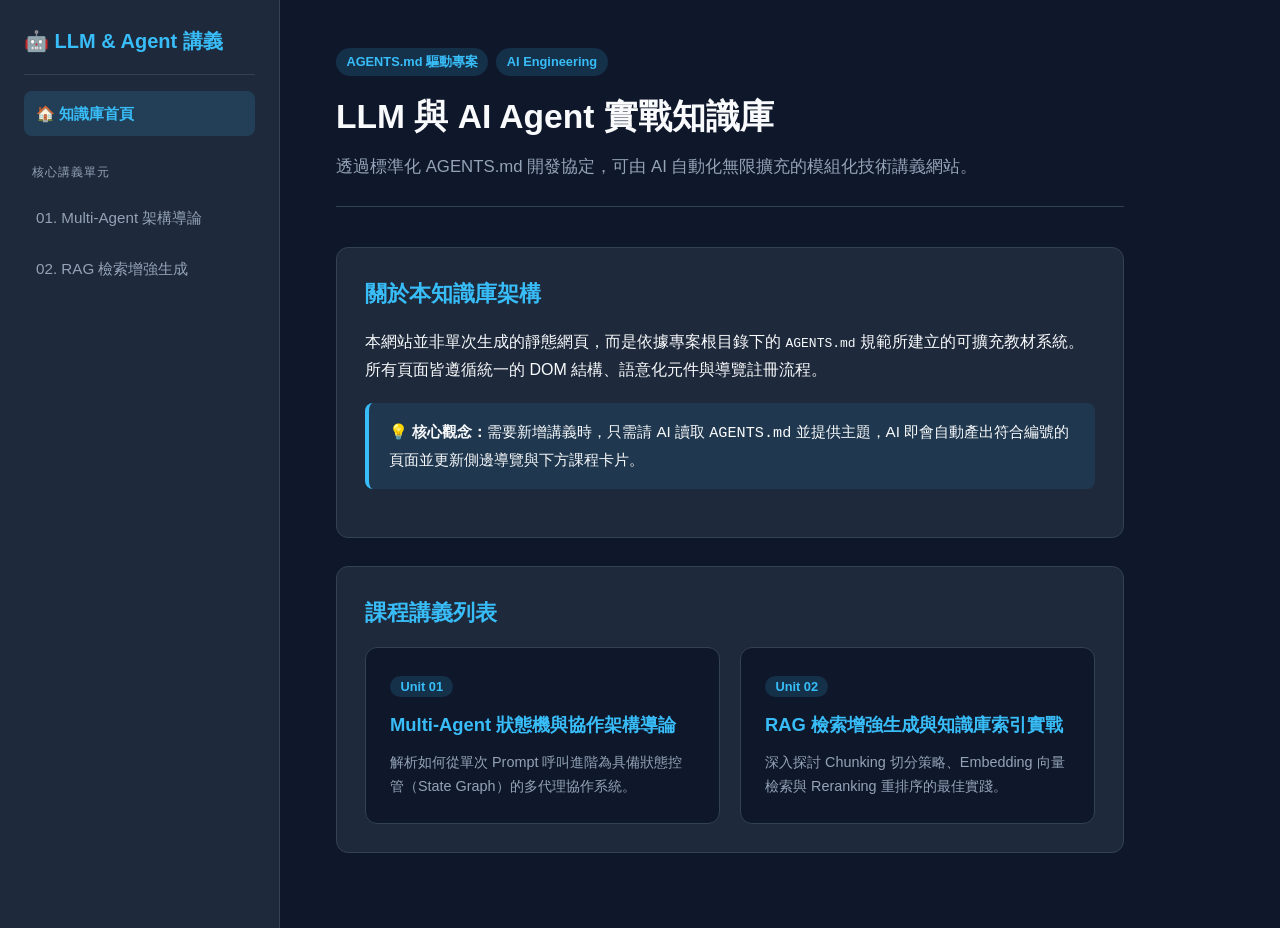
<file: index.html>
<!DOCTYPE html>
<html lang="zh-Hant">
<head>
  <meta charset="UTF-8">
  <meta name="viewport" content="width=device-width, initial-scale=1.0">
  <title>首頁 | LLM & Agent 實戰知識庫</title>
  <link rel="stylesheet" href="assets/style.css">
</head>
<body>
  <div class="layout">
    <aside class="sidebar">
      <div class="brand">🤖 LLM & Agent 講義</div>
      <nav class="nav-links">
        <a href="index.html" class="nav-item active">🏠 知識庫首頁</a>
        <div class="nav-group-title">核心講義單元</div>
        <a href="pages/01-agent-workflow.html" class="nav-item">01. Multi-Agent 架構導論</a>
        <a href="pages/02-rag-architecture.html" class="nav-item">02. RAG 檢索增強生成</a>
      </nav>
    </aside>

    <main class="content">
      <header class="page-header">
        <div class="meta">
          <span class="badge">AGENTS.md 驅動專案</span>
          <span class="badge">AI Engineering</span>
        </div>
        <h1>LLM 與 AI Agent 實戰知識庫</h1>
        <p class="subtitle">透過標準化 AGENTS.md 開發協定，可由 AI 自動化無限擴充的模組化技術講義網站。</p>
      </header>

      <section class="doc-section">
        <h2>關於本知識庫架構</h2>
        <p>本網站並非單次生成的靜態網頁，而是依據專案根目錄下的 <code>AGENTS.md</code> 規範所建立的可擴充教材系統。所有頁面皆遵循統一的 DOM 結構、語意化元件與導覽註冊流程。</p>
        <div class="callout callout-info">
          <strong>💡 核心觀念：</strong>需要新增講義時，只需請 AI 讀取 <code>AGENTS.md</code> 並提供主題，AI 即會自動產出符合編號的頁面並更新側邊導覽與下方課程卡片。
        </div>
      </section>

      <section class="doc-section">
        <h2>課程講義列表</h2>
        <div class="card-grid">
          <a href="pages/01-agent-workflow.html" class="topic-card">
            <span class="badge">Unit 01</span>
            <h3>Multi-Agent 狀態機與協作架構導論</h3>
            <p>解析如何從單次 Prompt 呼叫進階為具備狀態控管（State Graph）的多代理協作系統。</p>
          </a>
          <a href="pages/02-rag-architecture.html" class="topic-card">
            <span class="badge">Unit 02</span>
            <h3>RAG 檢索增強生成與知識庫索引實戰</h3>
            <p>深入探討 Chunking 切分策略、Embedding 向量檢索與 Reranking 重排序的最佳實踐。</p>
          </a>
        </div>
      </section>
    </main>
  </div>
</body>
</html>
</file>
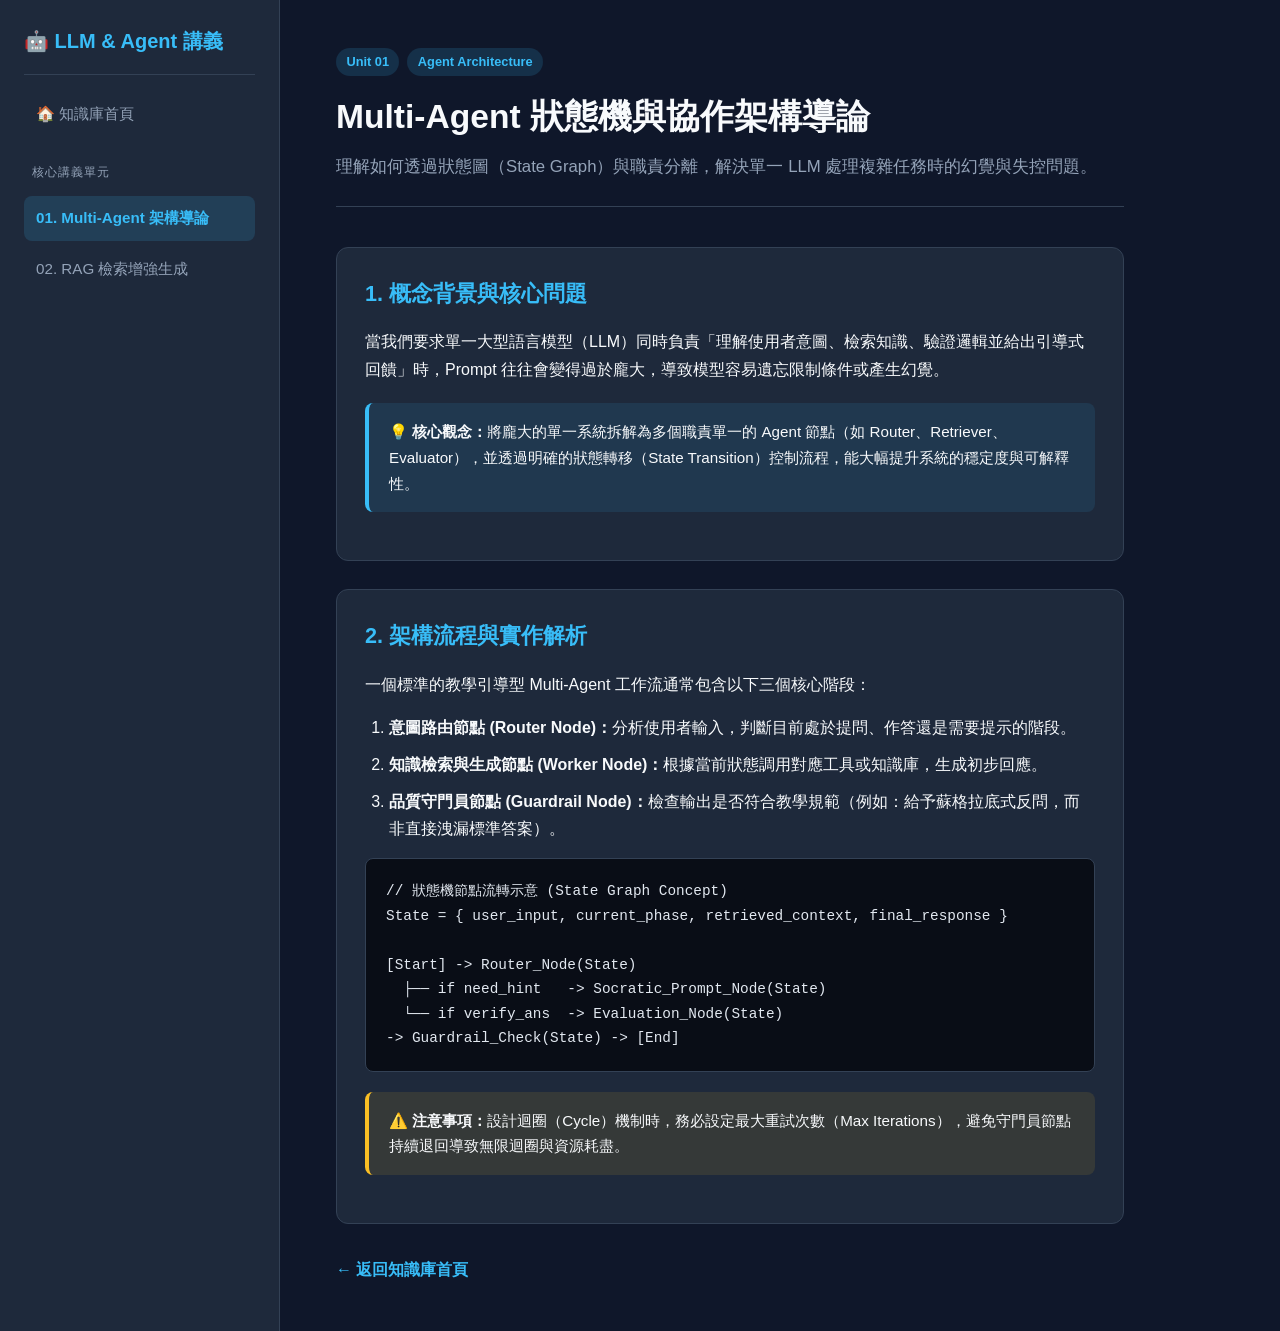
<file: pages/01-agent-workflow.html>
<!DOCTYPE html>
<html lang="zh-Hant">
<head>
  <meta charset="UTF-8">
  <meta name="viewport" content="width=device-width, initial-scale=1.0">
  <title>Multi-Agent 架構導論 | LLM & Agent 實戰知識庫</title>
  <link rel="stylesheet" href="../assets/style.css">
</head>
<body>
  <div class="layout">
    <aside class="sidebar">
      <div class="brand">🤖 LLM & Agent 講義</div>
      <nav class="nav-links">
        <a href="../index.html" class="nav-item">🏠 知識庫首頁</a>
        <div class="nav-group-title">核心講義單元</div>
        <a href="01-agent-workflow.html" class="nav-item active">01. Multi-Agent 架構導論</a>
        <a href="02-rag-architecture.html" class="nav-item">02. RAG 檢索增強生成</a>
      </nav>
    </aside>

    <main class="content">
      <header class="page-header">
        <div class="meta">
          <span class="badge">Unit 01</span>
          <span class="badge">Agent Architecture</span>
        </div>
        <h1>Multi-Agent 狀態機與協作架構導論</h1>
        <p class="subtitle">理解如何透過狀態圖（State Graph）與職責分離，解決單一 LLM 處理複雜任務時的幻覺與失控問題。</p>
      </header>

      <section class="doc-section">
        <h2>1. 概念背景與核心問題</h2>
        <p>當我們要求單一大型語言模型（LLM）同時負責「理解使用者意圖、檢索知識、驗證邏輯並給出引導式回饋」時，Prompt 往往會變得過於龐大，導致模型容易遺忘限制條件或產生幻覺。</p>
        <div class="callout callout-info">
          <strong>💡 核心觀念：</strong>將龐大的單一系統拆解為多個職責單一的 Agent 節點（如 Router、Retriever、Evaluator），並透過明確的狀態轉移（State Transition）控制流程，能大幅提升系統的穩定度與可解釋性。
        </div>
      </section>

      <section class="doc-section">
        <h2>2. 架構流程與實作解析</h2>
        <p>一個標準的教學引導型 Multi-Agent 工作流通常包含以下三個核心階段：</p>
        <ol class="step-list">
          <li><strong>意圖路由節點 (Router Node)：</strong>分析使用者輸入，判斷目前處於提問、作答還是需要提示的階段。</li>
          <li><strong>知識檢索與生成節點 (Worker Node)：</strong>根據當前狀態調用對應工具或知識庫，生成初步回應。</li>
          <li><strong>品質守門員節點 (Guardrail Node)：</strong>檢查輸出是否符合教學規範（例如：給予蘇格拉底式反問，而非直接洩漏標準答案）。</li>
        </ol>
        <pre><code>// 狀態機節點流轉示意 (State Graph Concept)
State = { user_input, current_phase, retrieved_context, final_response }

[Start] -> Router_Node(State)
  ├── if need_hint   -> Socratic_Prompt_Node(State)
  └── if verify_ans  -> Evaluation_Node(State)
-> Guardrail_Check(State) -> [End]</code></pre>
        <div class="callout callout-warn">
          <strong>⚠️ 注意事項：</strong>設計迴圈（Cycle）機制時，務必設定最大重試次數（Max Iterations），避免守門員節點持續退回導致無限迴圈與資源耗盡。
        </div>
      </section>

      <footer class="page-footer">
        <a href="../index.html" class="btn-back">← 返回知識庫首頁</a>
      </footer>
    </main>
  </div>
</body>
</html>
</file>
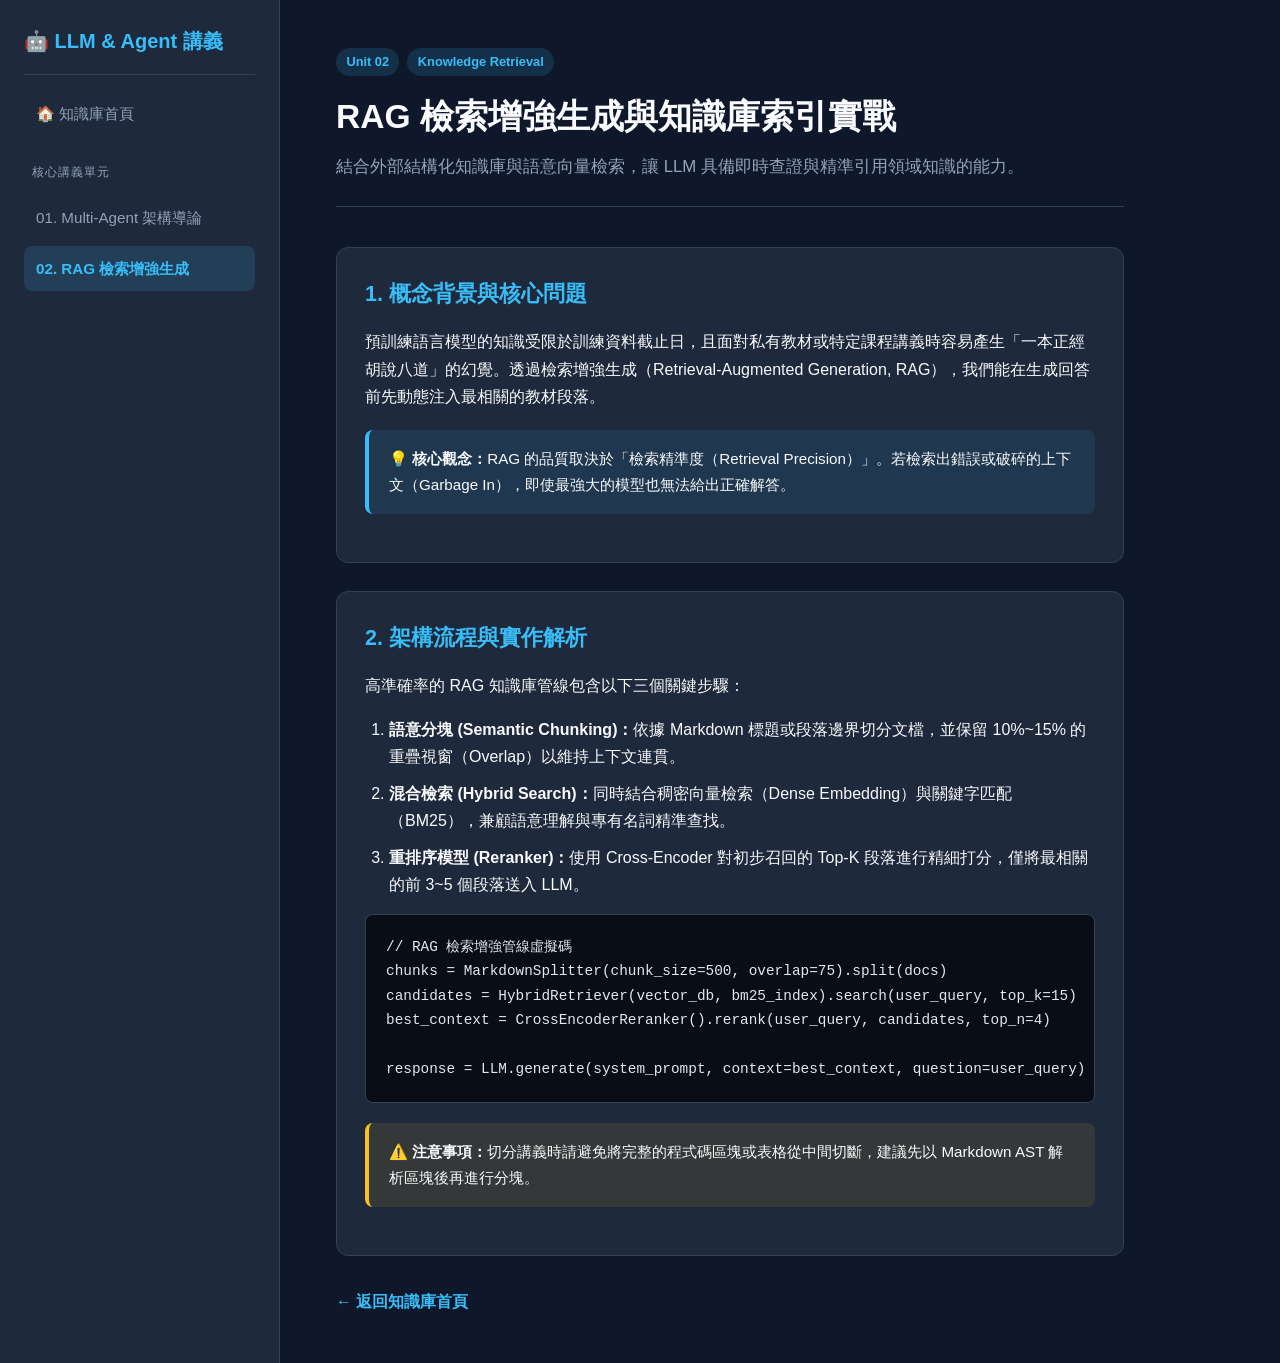
<file: pages/02-rag-architecture.html>
<!DOCTYPE html>
<html lang="zh-Hant">
<head>
  <meta charset="UTF-8">
  <meta name="viewport" content="width=device-width, initial-scale=1.0">
  <title>RAG 檢索增強生成 | LLM & Agent 實戰知識庫</title>
  <link rel="stylesheet" href="../assets/style.css">
</head>
<body>
  <div class="layout">
    <aside class="sidebar">
      <div class="brand">🤖 LLM & Agent 講義</div>
      <nav class="nav-links">
        <a href="../index.html" class="nav-item">🏠 知識庫首頁</a>
        <div class="nav-group-title">核心講義單元</div>
        <a href="01-agent-workflow.html" class="nav-item">01. Multi-Agent 架構導論</a>
        <a href="02-rag-architecture.html" class="nav-item active">02. RAG 檢索增強生成</a>
      </nav>
    </aside>

    <main class="content">
      <header class="page-header">
        <div class="meta">
          <span class="badge">Unit 02</span>
          <span class="badge">Knowledge Retrieval</span>
        </div>
        <h1>RAG 檢索增強生成與知識庫索引實戰</h1>
        <p class="subtitle">結合外部結構化知識庫與語意向量檢索，讓 LLM 具備即時查證與精準引用領域知識的能力。</p>
      </header>

      <section class="doc-section">
        <h2>1. 概念背景與核心問題</h2>
        <p>預訓練語言模型的知識受限於訓練資料截止日，且面對私有教材或特定課程講義時容易產生「一本正經胡說八道」的幻覺。透過檢索增強生成（Retrieval-Augmented Generation, RAG），我們能在生成回答前先動態注入最相關的教材段落。</p>
        <div class="callout callout-info">
          <strong>💡 核心觀念：</strong>RAG 的品質取決於「檢索精準度（Retrieval Precision）」。若檢索出錯誤或破碎的上下文（Garbage In），即使最強大的模型也無法給出正確解答。
        </div>
      </section>

      <section class="doc-section">
        <h2>2. 架構流程與實作解析</h2>
        <p>高準確率的 RAG 知識庫管線包含以下三個關鍵步驟：</p>
        <ol class="step-list">
          <li><strong>語意分塊 (Semantic Chunking)：</strong>依據 Markdown 標題或段落邊界切分文檔，並保留 10%~15% 的重疊視窗（Overlap）以維持上下文連貫。</li>
          <li><strong>混合檢索 (Hybrid Search)：</strong>同時結合稠密向量檢索（Dense Embedding）與關鍵字匹配（BM25），兼顧語意理解與專有名詞精準查找。</li>
          <li><strong>重排序模型 (Reranker)：</strong>使用 Cross-Encoder 對初步召回的 Top-K 段落進行精細打分，僅將最相關的前 3~5 個段落送入 LLM。</li>
        </ol>
        <pre><code>// RAG 檢索增強管線虛擬碼
chunks = MarkdownSplitter(chunk_size=500, overlap=75).split(docs)
candidates = HybridRetriever(vector_db, bm25_index).search(user_query, top_k=15)
best_context = CrossEncoderReranker().rerank(user_query, candidates, top_n=4)

response = LLM.generate(system_prompt, context=best_context, question=user_query)</code></pre>
        <div class="callout callout-warn">
          <strong>⚠️ 注意事項：</strong>切分講義時請避免將完整的程式碼區塊或表格從中間切斷，建議先以 Markdown AST 解析區塊後再進行分塊。
        </div>
      </section>

      <footer class="page-footer">
        <a href="../index.html" class="btn-back">← 返回知識庫首頁</a>
      </footer>
    </main>
  </div>
</body>
</html>
</file>
<file: assets/style.css>
:root {
  --bg-main: #0f172a;
  --bg-sidebar: #1e293b;
  --bg-card: #1e293b;
  --border-color: #334155;
  --text-main: #f8fafc;
  --text-muted: #94a3b8;
  --accent: #38bdf8;
  --accent-hover: #0284c7;
  --info-bg: rgba(56, 189, 248, 0.1);
  --warn-bg: rgba(251, 191, 36, 0.1);
  --warn-border: #fbbf24;
}

* {
  box-sizing: border-box;
  margin: 0;
  padding: 0;
}

body {
  font-family: -apple-system, BlinkMacSystemFont, "Segoe UI", Roboto, "Noto Sans TC", sans-serif;
  background-color: var(--bg-main);
  color: var(--text-main);
  line-height: 1.7;
}

.layout {
  display: flex;
  min-height: 100vh;
}

/* Sidebar */
.sidebar {
  width: 280px;
  background-color: var(--bg-sidebar);
  border-right: 1px solid var(--border-color);
  padding: 1.5rem;
  flex-shrink: 0;
}

.brand {
  font-size: 1.25rem;
  font-weight: 700;
  color: var(--accent);
  padding-bottom: 1rem;
  margin-bottom: 1rem;
  border-bottom: 1px solid var(--border-color);
}

.nav-group-title {
  font-size: 0.75rem;
  text-transform: uppercase;
  letter-spacing: 0.08em;
  color: var(--text-muted);
  margin: 1.25rem 0 0.5rem 0.5rem;
}

.nav-links {
  display: flex;
  flex-direction: column;
  gap: 0.35rem;
}

.nav-item {
  text-decoration: none;
  color: var(--text-muted);
  padding: 0.6rem 0.75rem;
  border-radius: 0.5rem;
  font-size: 0.95rem;
  transition: all 0.2s;
}

.nav-item:hover,
.nav-item.active {
  background-color: rgba(56, 189, 248, 0.15);
  color: var(--accent);
  font-weight: 600;
}

/* Main Content */
.content {
  flex: 1;
  max-width: 900px;
  padding: 3rem 3.5rem;
}

.page-header {
  margin-bottom: 2.5rem;
  padding-bottom: 1.5rem;
  border-bottom: 1px solid var(--border-color);
}

.meta {
  display: flex;
  gap: 0.5rem;
  margin-bottom: 0.75rem;
}

.badge {
  background-color: rgba(56, 189, 248, 0.15);
  color: var(--accent);
  font-size: 0.8rem;
  font-weight: 600;
  padding: 0.2rem 0.65rem;
  border-radius: 999px;
}

h1 {
  font-size: 2.1rem;
  margin-bottom: 0.5rem;
}

.subtitle {
  color: var(--text-muted);
  font-size: 1.05rem;
}

/* Sections & Components */
.doc-section {
  background-color: var(--bg-card);
  border: 1px solid var(--border-color);
  border-radius: 0.75rem;
  padding: 1.75rem;
  margin-bottom: 1.75rem;
}

.doc-section h2 {
  font-size: 1.35rem;
  margin-bottom: 1rem;
  color: var(--accent);
}

.doc-section p {
  margin-bottom: 1rem;
}

.callout {
  padding: 1rem 1.25rem;
  border-radius: 0.5rem;
  margin: 1.25rem 0;
  font-size: 0.95rem;
}

.callout-info {
  background-color: var(--info-bg);
  border-left: 4px solid var(--accent);
}

.callout-warn {
  background-color: var(--warn-bg);
  border-left: 4px solid var(--warn-border);
}

.step-list {
  padding-left: 1.5rem;
  margin: 1rem 0;
}

.step-list li {
  margin-bottom: 0.6rem;
}

pre {
  background-color: #090d16;
  border: 1px solid var(--border-color);
  border-radius: 0.5rem;
  padding: 1.25rem;
  overflow-x: auto;
  font-family: "Fira Code", Consolas, monospace;
  font-size: 0.9rem;
  color: #e2e8f0;
  margin-top: 1rem;
}

/* Cards on Homepage */
.card-grid {
  display: grid;
  grid-template-columns: repeat(auto-fill, minmax(280px, 1fr));
  gap: 1.25rem;
  margin-top: 1rem;
}

.topic-card {
  display: block;
  text-decoration: none;
  background-color: #0f172a;
  border: 1px solid var(--border-color);
  border-radius: 0.75rem;
  padding: 1.5rem;
  color: var(--text-main);
  transition: transform 0.2s, border-color 0.2s;
}

.topic-card:hover {
  transform: translateY(-3px);
  border-color: var(--accent);
}

.topic-card h3 {
  font-size: 1.15rem;
  margin: 0.6rem 0;
  color: var(--accent);
}

.topic-card p {
  color: var(--text-muted);
  font-size: 0.9rem;
  margin: 0;
}

.page-footer {
  margin-top: 2rem;
}

.btn-back {
  display: inline-block;
  text-decoration: none;
  color: var(--accent);
  font-weight: 600;
}

@media (max-width: 768px) {
  .layout {
    flex-direction: column;
  }
  .sidebar {
    width: 100%;
    border-right: none;
    border-bottom: 1px solid var(--border-color);
  }
  .content {
    padding: 1.5rem;
  }
}
</file>
